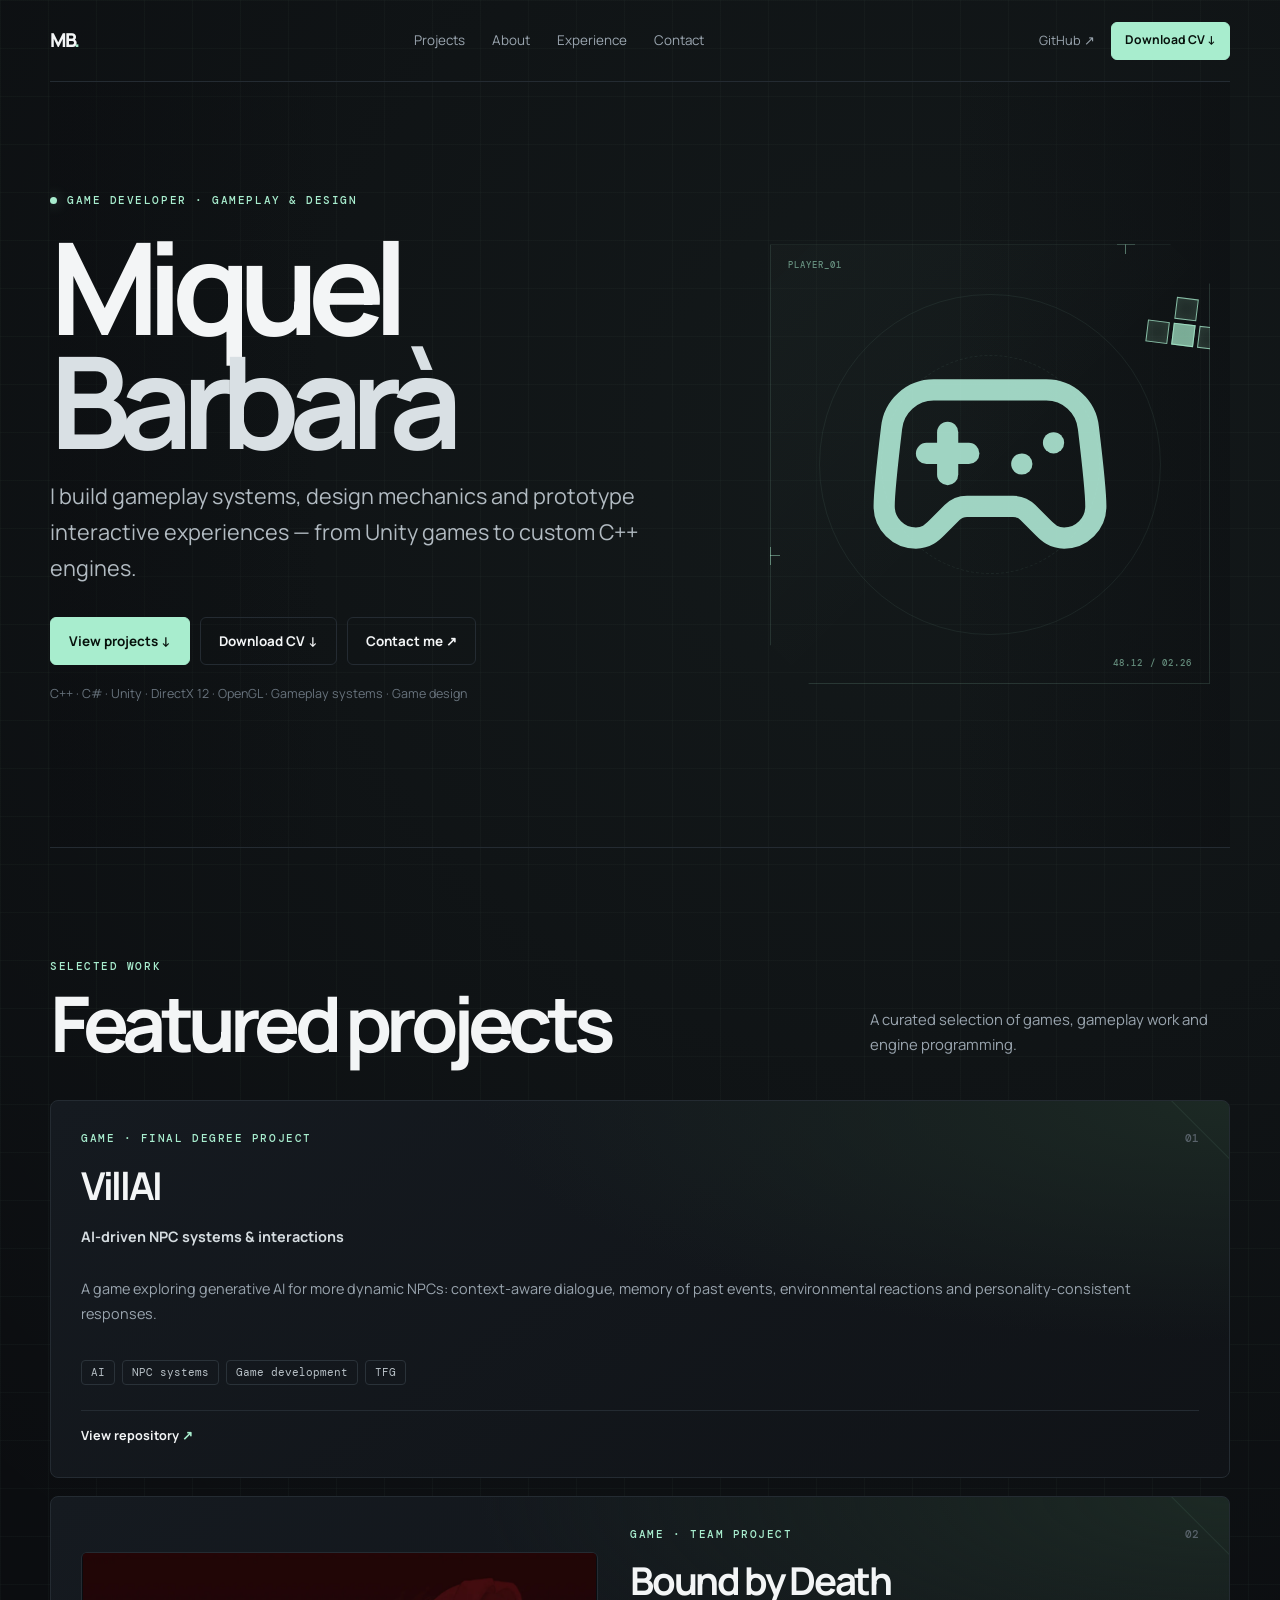
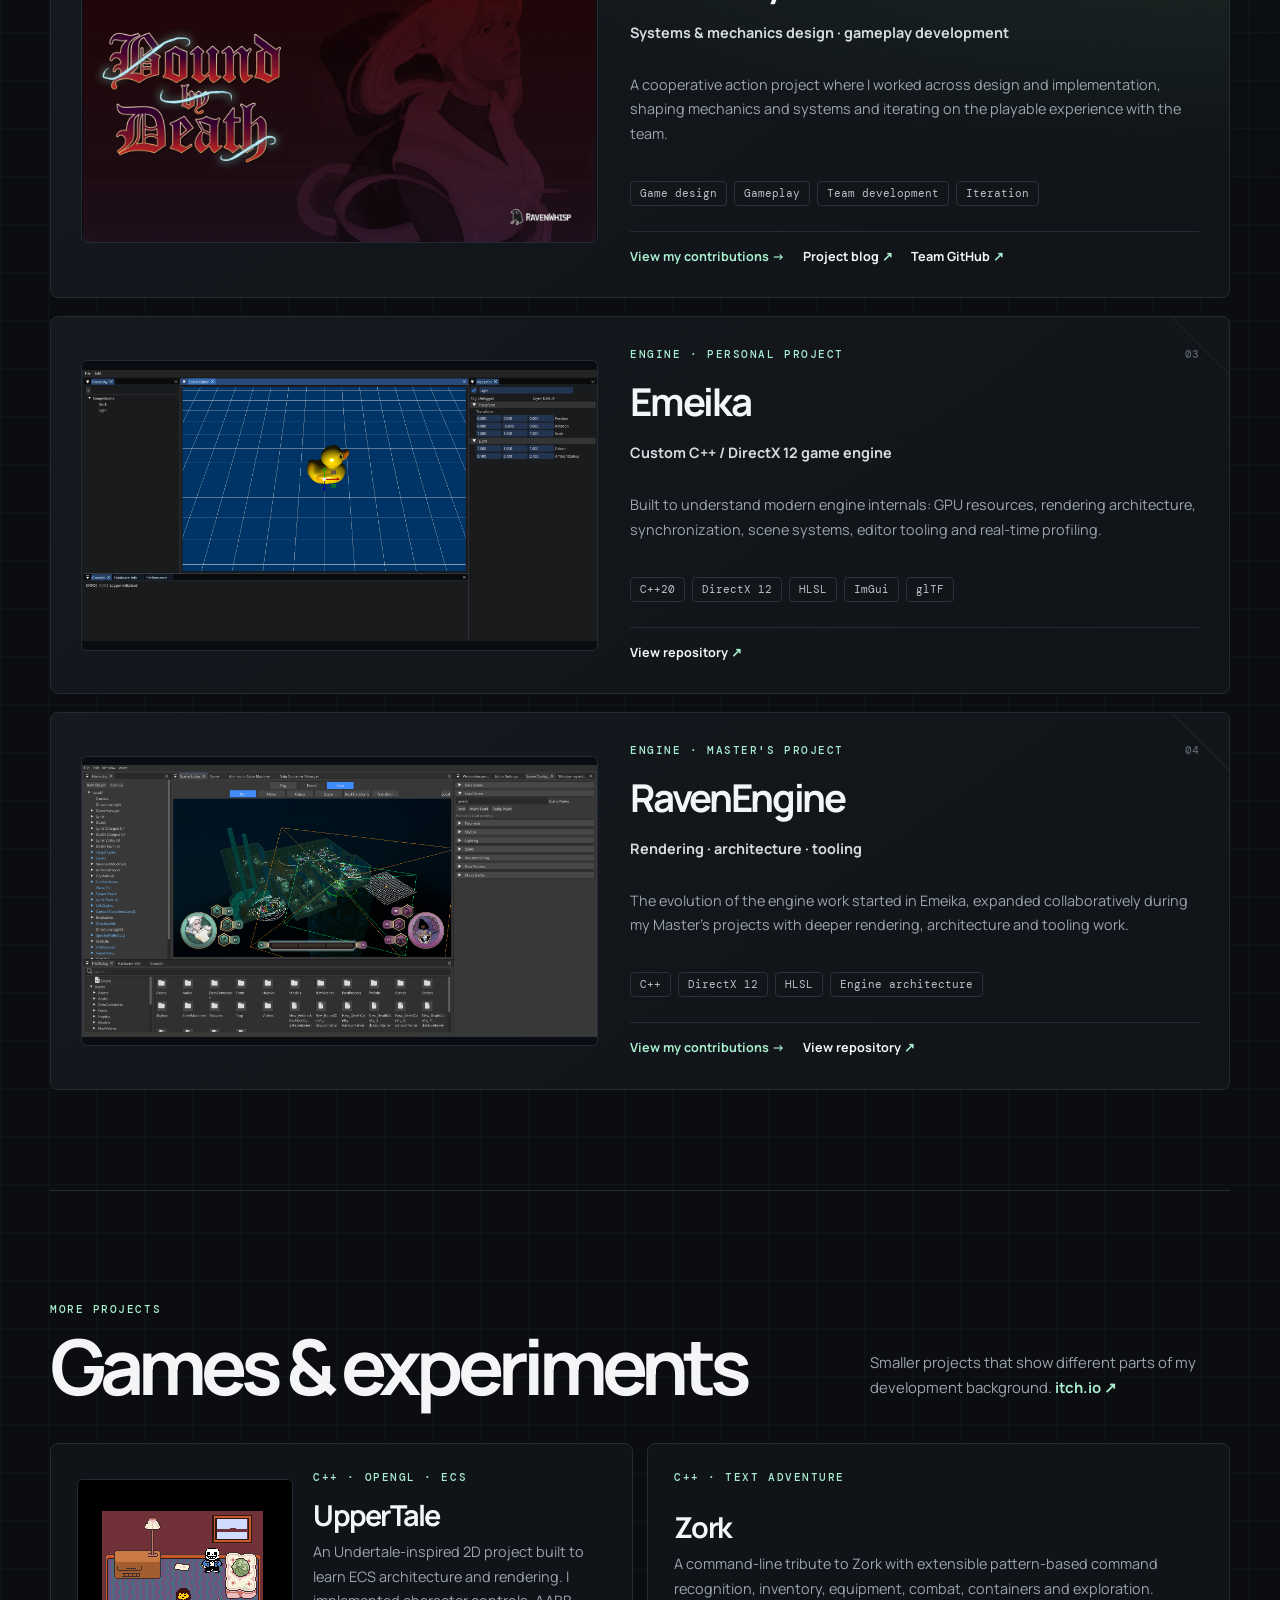
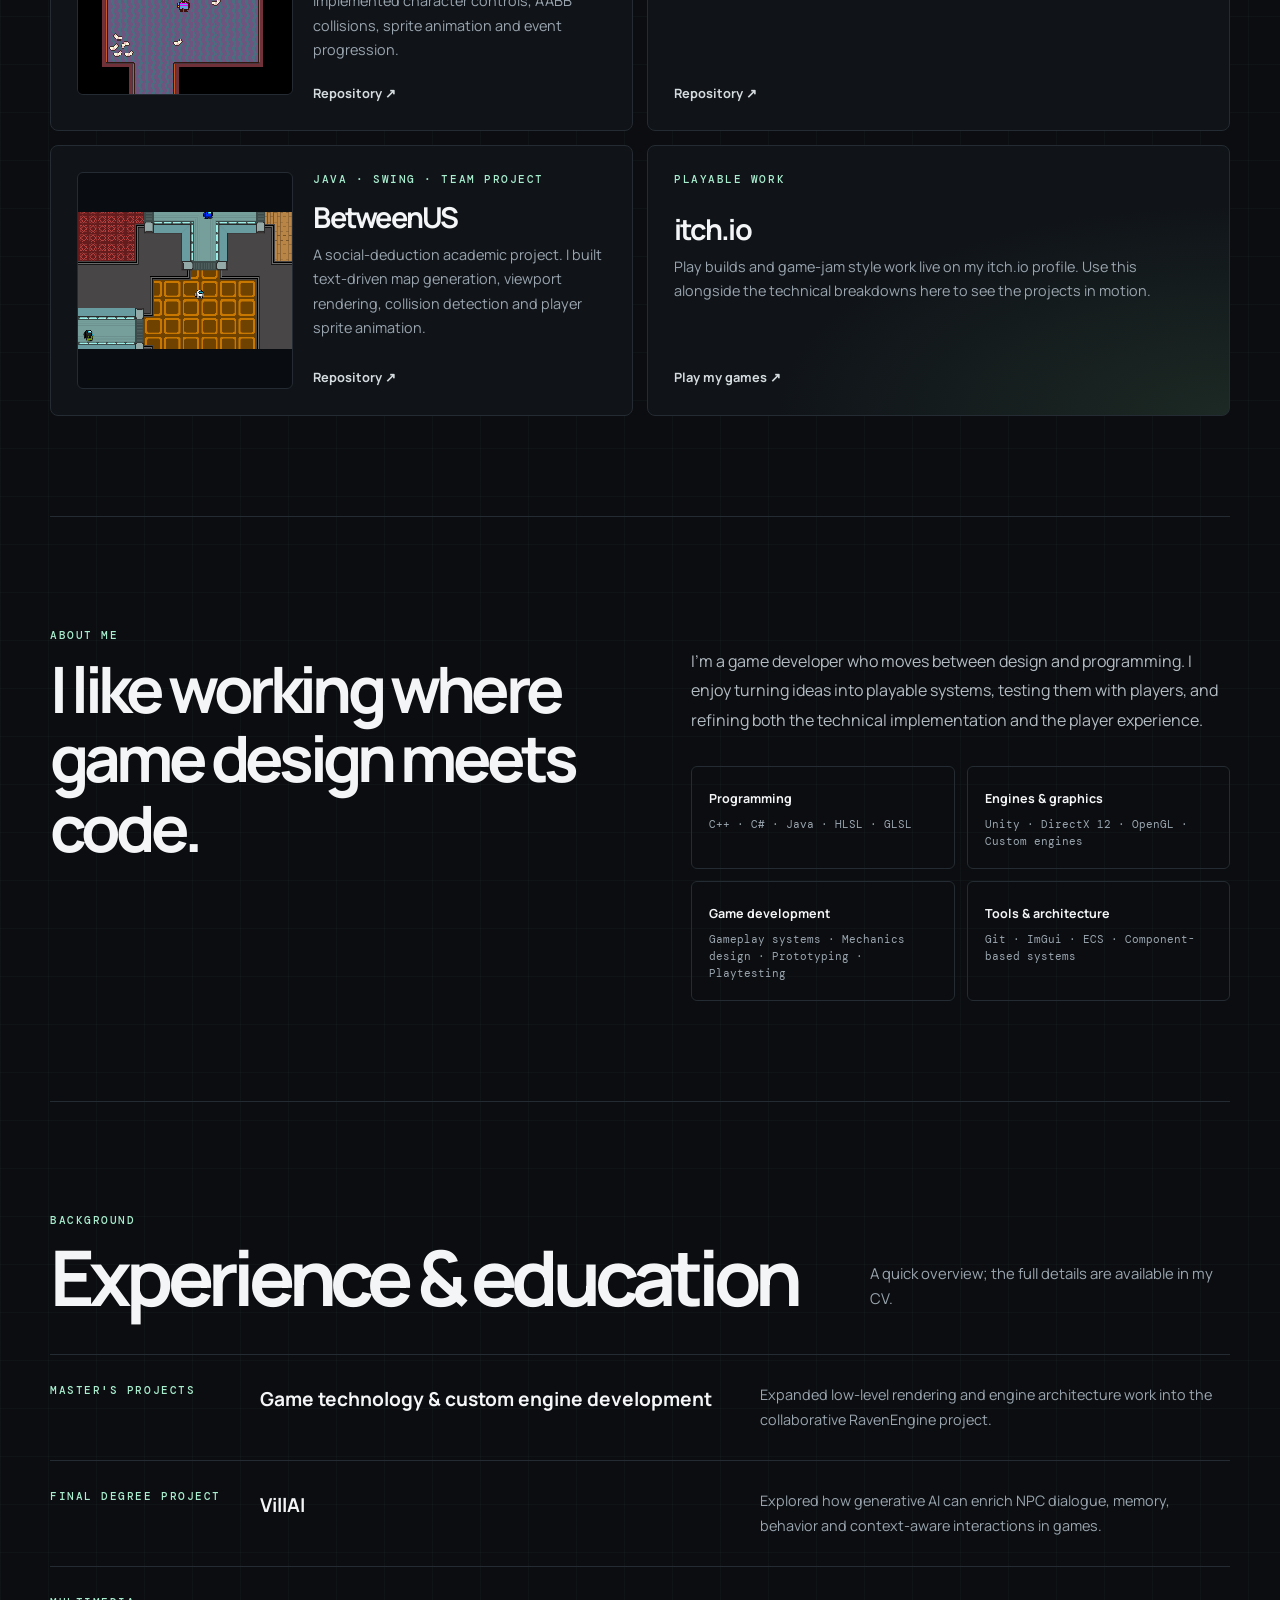
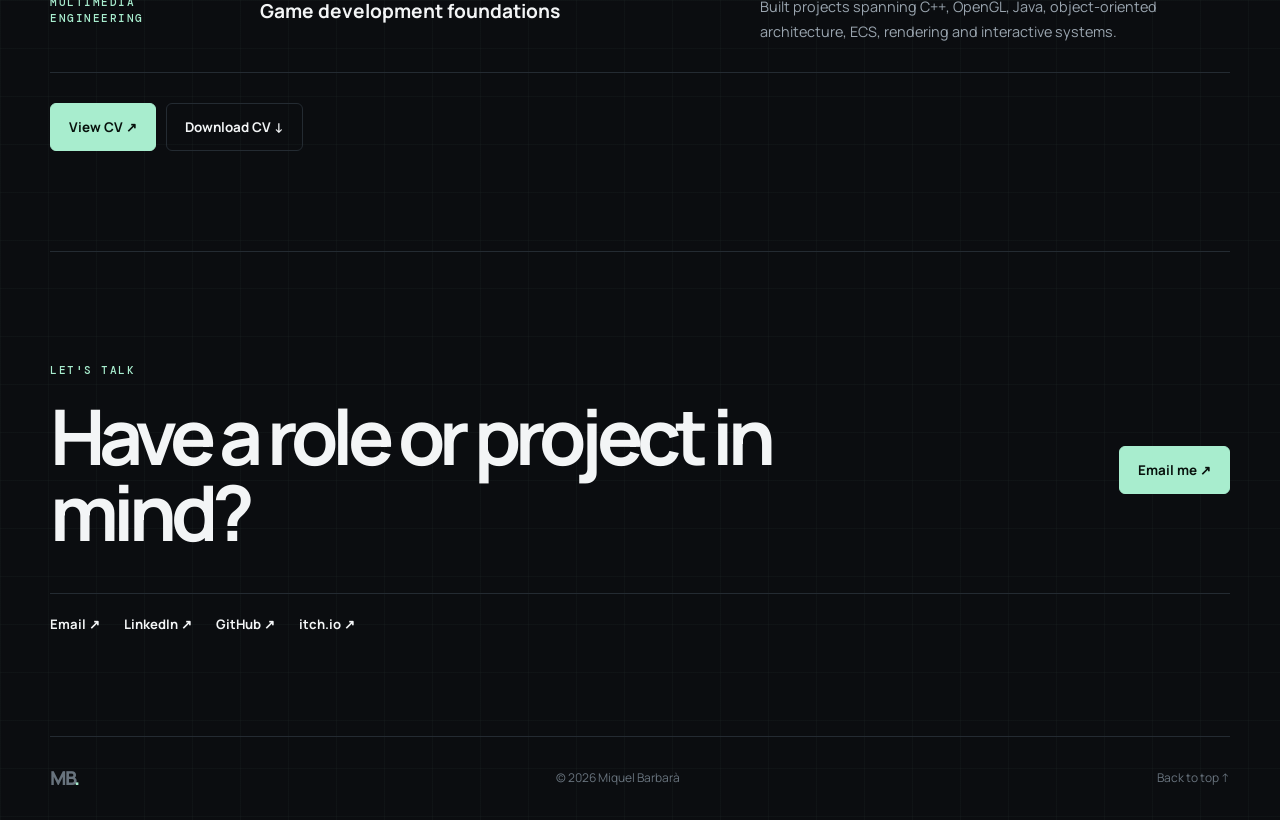
<file: index.html>
<!doctype html>
<html lang="en">
<head>
  <meta charset="utf-8">
  <meta name="viewport" content="width=device-width, initial-scale=1">
  <meta name="theme-color" content="#0b0d10">
  <meta name="description" content="Miquel Barbarà — game developer focused on gameplay programming, game design, C++, C#, Unity and real-time systems.">
  <title>Miquel Barbarà | Game Developer</title>
  <link rel="stylesheet" href="style.css">
  <script src="script.js" defer></script>
</head>
<body>
<a class="skip-link" href="#main">Skip to content</a>
<header class="site-header">
  <a href="#top" class="logo" aria-label="Miquel Barbarà home">MB<span>.</span></a>
  <nav aria-label="Main navigation">
    <a href="#projects">Projects</a><a href="#about">About</a><a href="#experience">Experience</a><a href="#contact">Contact</a>
  </nav>
  <div class="header-actions">
    <a class="header-link" href="https://github.com/MiquelBarbara" target="_blank" rel="noopener noreferrer">GitHub ↗</a>
    <a class="btn cv-small" href="assets/Miquel_Barbara_Game_Designer_CV.pdf" download>Download CV ↓</a>
  </div>
</header>

<main id="main">
<section class="hero" id="top">
  <div class="hero-copy">
    <p class="eyebrow"><span class="status-dot"></span> GAME DEVELOPER · GAMEPLAY & DESIGN</p>
    <h1>Miquel<br><span>Barbarà</span></h1>
    <p class="hero-lead">I build gameplay systems, design mechanics and prototype interactive experiences — from Unity games to custom C++ engines.</p>
    <div class="hero-actions">
      <a class="btn primary" href="#projects">View projects ↓</a>
      <a class="btn secondary" href="assets/Miquel_Barbara_Game_Designer_CV.pdf" download>Download CV ↓</a>
      <a class="btn ghost" href="mailto:miquel.barbara.garrido@gmail.com">Contact me ↗</a>
    </div>
    <p class="hero-note">C++ · C# · Unity · DirectX 12 · OpenGL · Gameplay systems · Game design</p>
  </div>
  <div class="hero-art" aria-hidden="true">
    <div class="hero-visual-frame">
      <span class="frame-label">PLAYER_01</span>
      <span class="frame-coord">48.12 / 02.26</span>
      <img class="gamepad-art" src="assets/gamepad-2.svg" alt="">
      <div class="tetris-cluster">
        <i></i><i></i><i></i><i></i>
      </div>
      <span class="crosshair crosshair-a"></span>
      <span class="crosshair crosshair-b"></span>
    </div>
  </div>
</section>

<section class="work-section" id="projects">
  <div class="section-heading">
    <div><p class="eyebrow">SELECTED WORK</p><h2>Featured projects</h2></div>
    <p class="section-intro">A curated selection of games, gameplay work and engine programming.</p>
  </div>

  <div class="featured-grid">
    <article class="project-card project-featured">

      <div class="project-copy">
      <div class="project-topline"><span class="project-type">GAME · FINAL DEGREE PROJECT</span><span class="project-number">01</span></div>
      <h3>VillAI</h3>
      <p class="project-role">AI-driven NPC systems & interactions</p>
      <p>A game exploring generative AI for more dynamic NPCs: context-aware dialogue, memory of past events, environmental reactions and personality-consistent responses.</p>
      <div class="tags"><span>AI</span><span>NPC systems</span><span>Game development</span><span>TFG</span></div>
      <div class="project-actions"><a class="project-link" href="https://github.com/MiquelBarbara/VillAI" target="_blank" rel="noopener noreferrer">View repository <span>↗</span></a></div>
      </div>
    </article>

    <article id="bound-by-death" class="project-card project-featured project-with-cover">
      <a class="project-cover" href="https://ravenwhisp.github.io/Ravenwhisp/" target="_blank" rel="noopener noreferrer" aria-label="Visit the Bound by Death project website">
        <img src="assets/game-title-screen.png" alt="Bound by Death title artwork with its two protagonists, Lyriel and Death." width="1280" height="720" loading="lazy" decoding="async">
      </a>
      <div class="project-copy">
      <div class="project-topline"><span class="project-type">GAME · TEAM PROJECT</span><span class="project-number">02</span></div>
      <h3>Bound by Death</h3>
      <p class="project-role">Systems & mechanics design · gameplay development</p>
      <p>A cooperative action project where I worked across design and implementation, shaping mechanics and systems and iterating on the playable experience with the team.</p>
      <div class="tags"><span>Game design</span><span>Gameplay</span><span>Team development</span><span>Iteration</span></div>
      <div class="project-actions"><a class="project-link contribution-link" href="bound-by-death.html">View my contributions <span>→</span></a><a class="project-link" href="https://ravenwhisp.github.io/Ravenwhisp/" target="_blank" rel="noopener noreferrer">Project blog <span>↗</span></a><a class="project-link" href="https://github.com/Ravenwhisp" target="_blank" rel="noopener noreferrer">Team GitHub <span>↗</span></a></div>
      </div>
    </article>

    <article class="project-card project-with-cover">
      <a class="project-cover project-cover-editor" href="assets/Emeika.png" target="_blank" rel="noopener noreferrer" aria-label="Open the full Emeika editor screenshot">
        <img src="assets/Emeika.png" alt="Emeika DirectX 12 editor rendering a gold duck, with scene hierarchy, transform tools and inspector." width="1912" height="1007" loading="lazy" decoding="async">
      </a>
      <div class="project-copy">
      <div class="project-topline"><span class="project-type">ENGINE · PERSONAL PROJECT</span><span class="project-number">03</span></div>
      <h3>Emeika</h3>
      <p class="project-role">Custom C++ / DirectX 12 game engine</p>
      <p>Built to understand modern engine internals: GPU resources, rendering architecture, synchronization, scene systems, editor tooling and real-time profiling.</p>
      <div class="tags"><span>C++20</span><span>DirectX 12</span><span>HLSL</span><span>ImGui</span><span>glTF</span></div>
      <div class="project-actions"><a class="project-link" href="https://github.com/MiquelBarbara/Emeika" target="_blank" rel="noopener noreferrer">View repository <span>↗</span></a></div>
      </div>
    </article>

    <article id="ravenengine" class="project-card project-with-cover">
      <a class="project-cover project-cover-editor" href="assets/RavEngine.png" target="_blank" rel="noopener noreferrer" aria-label="Open the full RavenEngine editor screenshot">
        <img src="assets/RavEngine.png" alt="RavenEngine editor showing a Bound by Death level, scene hierarchy, lighting settings and asset browser." width="1915" height="1008" loading="lazy" decoding="async">
      </a>
      <div class="project-copy">
      <div class="project-topline"><span class="project-type">ENGINE · MASTER'S PROJECT</span><span class="project-number">04</span></div>
      <h3>RavenEngine</h3>
      <p class="project-role">Rendering · architecture · tooling</p>
      <p>The evolution of the engine work started in Emeika, expanded collaboratively during my Master's projects with deeper rendering, architecture and tooling work.</p>
      <div class="tags"><span>C++</span><span>DirectX 12</span><span>HLSL</span><span>Engine architecture</span></div>
      <div class="project-actions"><a class="project-link contribution-link" href="ravenengine.html">View my contributions <span>→</span></a><a class="project-link" href="https://github.com/Ravenwhisp/Engine_Master_UPC" target="_blank" rel="noopener noreferrer">View repository <span>↗</span></a></div>
      </div>
    </article>
  </div>
</section>

<section class="work-section" id="more-work">
  <div class="section-heading">
    <div><p class="eyebrow">MORE PROJECTS</p><h2>Games & experiments</h2></div>
    <p class="section-intro">Smaller projects that show different parts of my development background. <a class="text-link" href="https://miquelbarbara.itch.io" target="_blank" rel="noopener noreferrer">itch.io ↗</a></p>
  </div>
  <div class="compact-grid">
    <article class="compact-card project-with-cover"><a class="project-cover project-cover-pixel" href="assets/UpperTale.png" target="_blank" rel="noopener noreferrer" aria-label="Open the full UpperTale screenshot"><img src="assets/UpperTale.png" alt="UpperTale pixel-art room with the player character and Sans." width="792" height="792" loading="lazy" decoding="async"></a><div class="project-copy"><span class="project-type">C++ · OPENGL · ECS</span><h3>UpperTale</h3><p>An Undertale-inspired 2D project built to learn ECS architecture and rendering. I implemented character controls, AABB collisions, sprite animation and event progression.</p><a href="https://github.com/MiquelBarbara/UpperTale" target="_blank" rel="noopener noreferrer">Repository ↗</a></div></article>
    <article class="compact-card"><span class="project-type">C++ · TEXT ADVENTURE</span><h3>Zork</h3><p>A command-line tribute to Zork with extensible pattern-based command recognition, inventory, equipment, combat, containers and exploration.</p><a href="https://github.com/MiquelBarbara/Zork" target="_blank" rel="noopener noreferrer">Repository ↗</a></article>
    <article class="compact-card project-with-cover"><a class="project-cover project-cover-pixel" href="assets/BetweenUs.png" target="_blank" rel="noopener noreferrer" aria-label="Open the full BetweenUS screenshot"><img src="assets/BetweenUs.png" alt="BetweenUS gameplay showing crewmates in a top-down spaceship map." width="603" height="387" loading="lazy" decoding="async"></a><div class="project-copy"><span class="project-type">JAVA · SWING · TEAM PROJECT</span><h3>BetweenUS</h3><p>A social-deduction academic project. I built text-driven map generation, viewport rendering, collision detection and player sprite animation.</p><a href="https://github.com/MiquelBarbara/BetweenUS" target="_blank" rel="noopener noreferrer">Repository ↗</a></div></article>
    <article class="compact-card itch-card"><span class="project-type">PLAYABLE WORK</span><h3>itch.io</h3><p>Play builds and game-jam style work live on my itch.io profile. Use this alongside the technical breakdowns here to see the projects in motion.</p><a href="https://miquelbarbara.itch.io" target="_blank" rel="noopener noreferrer">Play my games ↗</a></article>
  </div>
</section>

<section class="about-section" id="about">
  <div class="about-heading"><p class="eyebrow">ABOUT ME</p><h2>I like working where game design meets code.</h2></div>
  <div class="about-copy">
    <p>I’m a game developer who moves between design and programming. I enjoy turning ideas into playable systems, testing them with players, and refining both the technical implementation and the player experience.</p>
    <div class="skill-groups">
      <div><strong>Programming</strong><p>C++ · C# · Java · HLSL · GLSL</p></div>
      <div><strong>Engines & graphics</strong><p>Unity · DirectX 12 · OpenGL · Custom engines</p></div>
      <div><strong>Game development</strong><p>Gameplay systems · Mechanics design · Prototyping · Playtesting</p></div>
      <div><strong>Tools & architecture</strong><p>Git · ImGui · ECS · Component-based systems</p></div>
    </div>
  </div>
</section>

<section class="experience-section" id="experience">
  <div class="section-heading"><div><p class="eyebrow">BACKGROUND</p><h2>Experience & education</h2></div><p class="section-intro">A quick overview; the full details are available in my CV.</p></div>
  <div class="timeline">
    <article><span>MASTER'S PROJECTS</span><h3>Game technology & custom engine development</h3><p>Expanded low-level rendering and engine architecture work into the collaborative RavenEngine project.</p></article>
    <article><span>FINAL DEGREE PROJECT</span><h3>VillAI</h3><p>Explored how generative AI can enrich NPC dialogue, memory, behavior and context-aware interactions in games.</p></article>
    <article><span>MULTIMEDIA ENGINEERING</span><h3>Game development foundations</h3><p>Built projects spanning C++, OpenGL, Java, object-oriented architecture, ECS, rendering and interactive systems.</p></article>
  </div>
  <div class="cv-row"><a class="btn primary" href="assets/Miquel_Barbara_Game_Designer_CV.pdf" target="_blank" rel="noopener noreferrer">View CV ↗</a><a class="btn secondary" href="assets/Miquel_Barbara_Game_Designer_CV.pdf" download>Download CV ↓</a></div>
</section>

<section class="contact-section" id="contact">
  <p class="eyebrow">LET'S TALK</p>
  <div class="contact-row"><h2>Have a role or project in mind?</h2><a class="btn primary contact-button" href="mailto:miquel.barbara.garrido@gmail.com">Email me ↗</a></div>
  <div class="social-links">
    <a href="mailto:miquel.barbara.garrido@gmail.com">Email ↗</a>
    <a href="https://www.linkedin.com/in/miquel-barbara-garrido" target="_blank" rel="noopener noreferrer">LinkedIn ↗</a>
    <a href="https://github.com/MiquelBarbara" target="_blank" rel="noopener noreferrer">GitHub ↗</a>
    <a href="https://miquelbarbara.itch.io" target="_blank" rel="noopener noreferrer">itch.io ↗</a>
  </div>
</section>
</main>

<footer><a href="#top" class="logo">MB<span>.</span></a><p>© <span id="year"></span> Miquel Barbarà</p><a href="#top" class="back-top">Back to top ↑</a></footer>
</body></html>
</file>
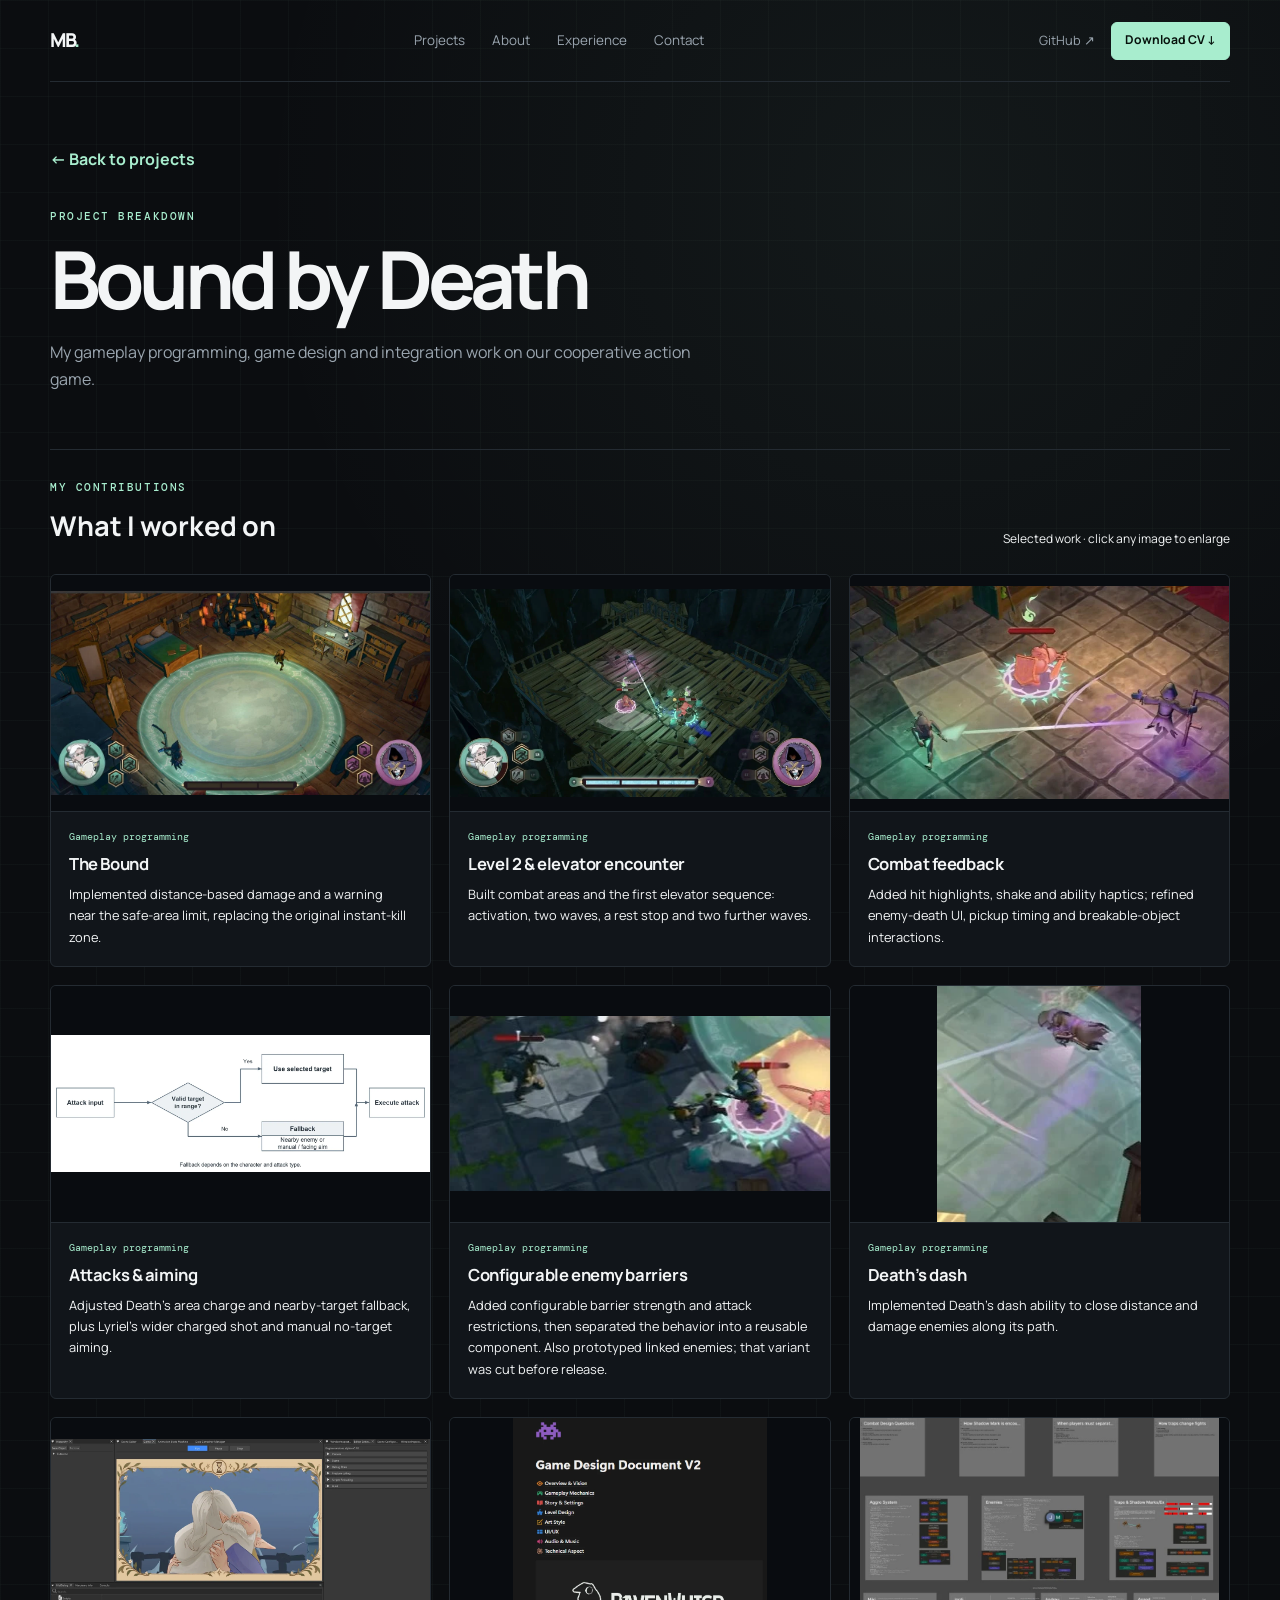
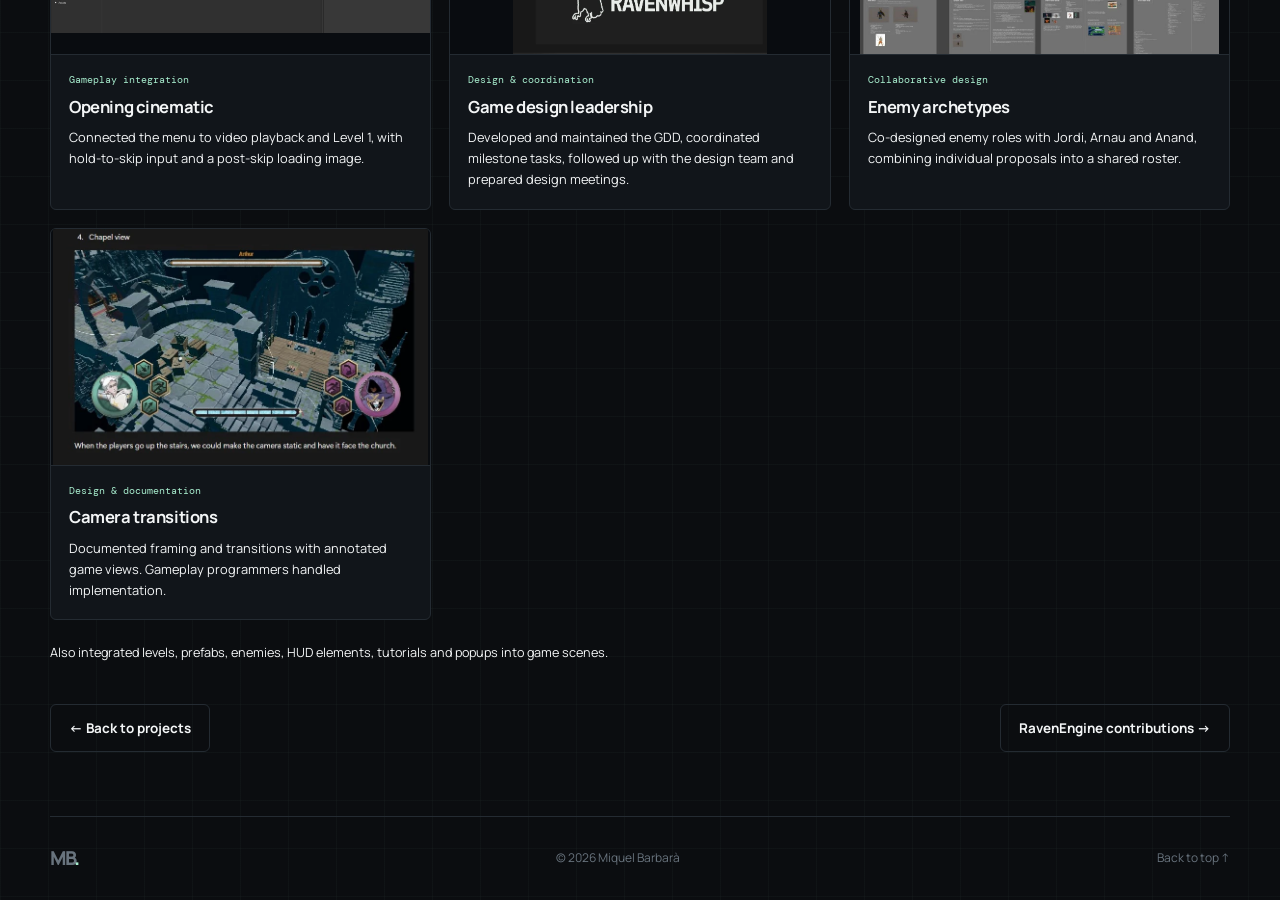
<file: bound-by-death.html>
<!doctype html>
<html lang="en">
<head>
  <meta charset="utf-8">
  <meta name="viewport" content="width=device-width, initial-scale=1">
  <meta name="theme-color" content="#0b0d10">
  <meta name="description" content="Bound by Death — individual contributions by Miquel Barbarà.">
  <title>Bound by Death | Contributions | Miquel Barbarà</title>
  <link rel="stylesheet" href="style.css">
  <script src="script.js" defer></script>
</head>
<body>
<a class="skip-link" href="#main">Skip to content</a>
<header class="site-header">
  <a href="index.html" class="logo" aria-label="Miquel Barbarà home">MB<span>.</span></a>
  <nav aria-label="Main navigation">
    <a href="index.html#projects">Projects</a><a href="index.html#about">About</a><a href="index.html#experience">Experience</a><a href="index.html#contact">Contact</a>
  </nav>
  <div class="header-actions">
    <a class="header-link" href="https://github.com/MiquelBarbara" target="_blank" rel="noopener noreferrer">GitHub ↗</a>
    <a class="btn cv-small" href="assets/Miquel_Barbara_Game_Designer_CV.pdf" download>Download CV ↓</a>
  </div>
</header>
<main id="main" class="contribution-page">
  <div class="contribution-intro" id="top">
    <a class="text-link" href="index.html#bound-by-death">← Back to projects</a>
    <p class="eyebrow">PROJECT BREAKDOWN</p>
    <h1>Bound by Death</h1>
    <p>My gameplay programming, game design and integration work on our cooperative action game.</p>
  </div>
  <section class="contributions" id="bound-by-death-contributions" aria-labelledby="bound-by-death-contributions-title">
        <div class="contributions-heading"><div><p class="eyebrow">MY CONTRIBUTIONS</p><h2 id="bound-by-death-contributions-title">What I worked on</h2></div><p>Selected work · click any image to enlarge</p></div>
        <div class="feature-grid"><article class="feature-card">
          <a class="feature-image" href="assets/features/bound.webp" target="_blank" rel="noopener noreferrer" aria-label="Enlarge: The Bound"><img src="assets/features/bound.webp" alt="The Bound — visual from my project report" width="1002" height="540" loading="lazy" decoding="async"></a>
          <div class="feature-copy"><p class="feature-role">Gameplay programming</p><h3>The Bound</h3><p>Implemented distance-based damage and a warning near the safe-area limit, replacing the original instant-kill zone.</p></div>
        </article><article class="feature-card">
          <a class="feature-image" href="assets/features/elevator.webp" target="_blank" rel="noopener noreferrer" aria-label="Enlarge: Level 2 &amp; elevator encounter"><img src="assets/features/elevator.webp" alt="Level 2 &amp; elevator encounter — visual from my project report" width="1333" height="730" loading="lazy" decoding="async"></a>
          <div class="feature-copy"><p class="feature-role">Gameplay programming</p><h3>Level 2 &amp; elevator encounter</h3><p>Built combat areas and the first elevator sequence: activation, two waves, a rest stop and two further waves.</p></div>
        </article><article class="feature-card">
          <a class="feature-image" href="assets/features/combat-feedback.webp" target="_blank" rel="noopener noreferrer" aria-label="Enlarge: Combat feedback"><img src="assets/features/combat-feedback.webp" alt="Combat feedback — visual from my project report" width="650" height="365" loading="lazy" decoding="async"></a>
          <div class="feature-copy"><p class="feature-role">Gameplay programming</p><h3>Combat feedback</h3><p>Added hit highlights, shake and ability haptics; refined enemy-death UI, pickup timing and breakable-object interactions.</p></div>
        </article><article class="feature-card">
          <a class="feature-image" href="assets/features/aiming.webp" target="_blank" rel="noopener noreferrer" aria-label="Enlarge: Attacks &amp; aiming"><img src="assets/features/aiming.webp" alt="Attacks &amp; aiming — visual from my project report" width="1400" height="506" loading="lazy" decoding="async"></a>
          <div class="feature-copy"><p class="feature-role">Gameplay programming</p><h3>Attacks &amp; aiming</h3><p>Adjusted Death’s area charge and nearby-target fallback, plus Lyriel’s wider charged shot and manual no-target aiming.</p></div>
        </article><article class="feature-card">
          <a class="feature-image" href="assets/features/barriers.webp" target="_blank" rel="noopener noreferrer" aria-label="Enlarge: Configurable enemy barriers"><img src="assets/features/barriers.webp" alt="Configurable enemy barriers — visual from my project report" width="384" height="177" loading="lazy" decoding="async"></a>
          <div class="feature-copy"><p class="feature-role">Gameplay programming</p><h3>Configurable enemy barriers</h3><p>Added configurable barrier strength and attack restrictions, then separated the behavior into a reusable component. Also prototyped linked enemies; that variant was cut before release.</p></div>
        </article><article class="feature-card">
          <a class="feature-image" href="assets/features/death-dash.webp" target="_blank" rel="noopener noreferrer" aria-label="Enlarge: Death’s dash"><img src="assets/features/death-dash.webp" alt="Death’s dash — visual from my project report" width="243" height="281" loading="lazy" decoding="async"></a>
          <div class="feature-copy"><p class="feature-role">Gameplay programming</p><h3>Death’s dash</h3><p>Implemented Death’s dash ability to close distance and damage enemies along its path.</p></div>
        </article><article class="feature-card">
          <a class="feature-image" href="assets/features/cutscene.webp" target="_blank" rel="noopener noreferrer" aria-label="Enlarge: Opening cinematic"><img src="assets/features/cutscene.webp" alt="Opening cinematic — visual from my project report" width="1400" height="717" loading="lazy" decoding="async"></a>
          <div class="feature-copy"><p class="feature-role">Gameplay integration</p><h3>Opening cinematic</h3><p>Connected the menu to video playback and Level 1, with hold-to-skip input and a post-skip loading image.</p></div>
        </article><article class="feature-card">
          <a class="feature-image" href="assets/features/design-leadership.webp" target="_blank" rel="noopener noreferrer" aria-label="Enlarge: Game design leadership"><img src="assets/features/design-leadership.webp" alt="Game design leadership — visual from my project report" width="787" height="732" loading="lazy" decoding="async"></a>
          <div class="feature-copy"><p class="feature-role">Design &amp; coordination</p><h3>Game design leadership</h3><p>Developed and maintained the GDD, coordinated milestone tasks, followed up with the design team and prepared design meetings.</p></div>
        </article><article class="feature-card">
          <a class="feature-image" href="assets/features/enemy-design.webp" target="_blank" rel="noopener noreferrer" aria-label="Enlarge: Enemy archetypes"><img src="assets/features/enemy-design.webp" alt="Enemy archetypes — visual from my project report" width="978" height="644" loading="lazy" decoding="async"></a>
          <div class="feature-copy"><p class="feature-role">Collaborative design</p><h3>Enemy archetypes</h3><p>Co-designed enemy roles with Jordi, Arnau and Anand, combining individual proposals into a shared roster.</p></div>
        </article><article class="feature-card">
          <a class="feature-image" href="assets/features/camera-design.webp" target="_blank" rel="noopener noreferrer" aria-label="Enlarge: Camera transitions"><img src="assets/features/camera-design.webp" alt="Camera transitions — visual from my project report" width="777" height="489" loading="lazy" decoding="async"></a>
          <div class="feature-copy"><p class="feature-role">Design &amp; documentation</p><h3>Camera transitions</h3><p>Documented framing and transitions with annotated game views. Gameplay programmers handled implementation.</p></div>
        </article></div>
        <p class="contributions-note">Also integrated levels, prefabs, enemies, HUD elements, tutorials and popups into game scenes.</p>
      </section>
  <div class="contribution-navigation"><a class="btn secondary" href="index.html#bound-by-death">← Back to projects</a><a class="btn secondary" href="ravenengine.html">RavenEngine contributions →</a></div>
</main>
<footer><a href="index.html" class="logo">MB<span>.</span></a><p>© <span id="year"></span> Miquel Barbarà</p><a href="#top" class="back-top">Back to top ↑</a></footer>
</body>
</html>
</file>
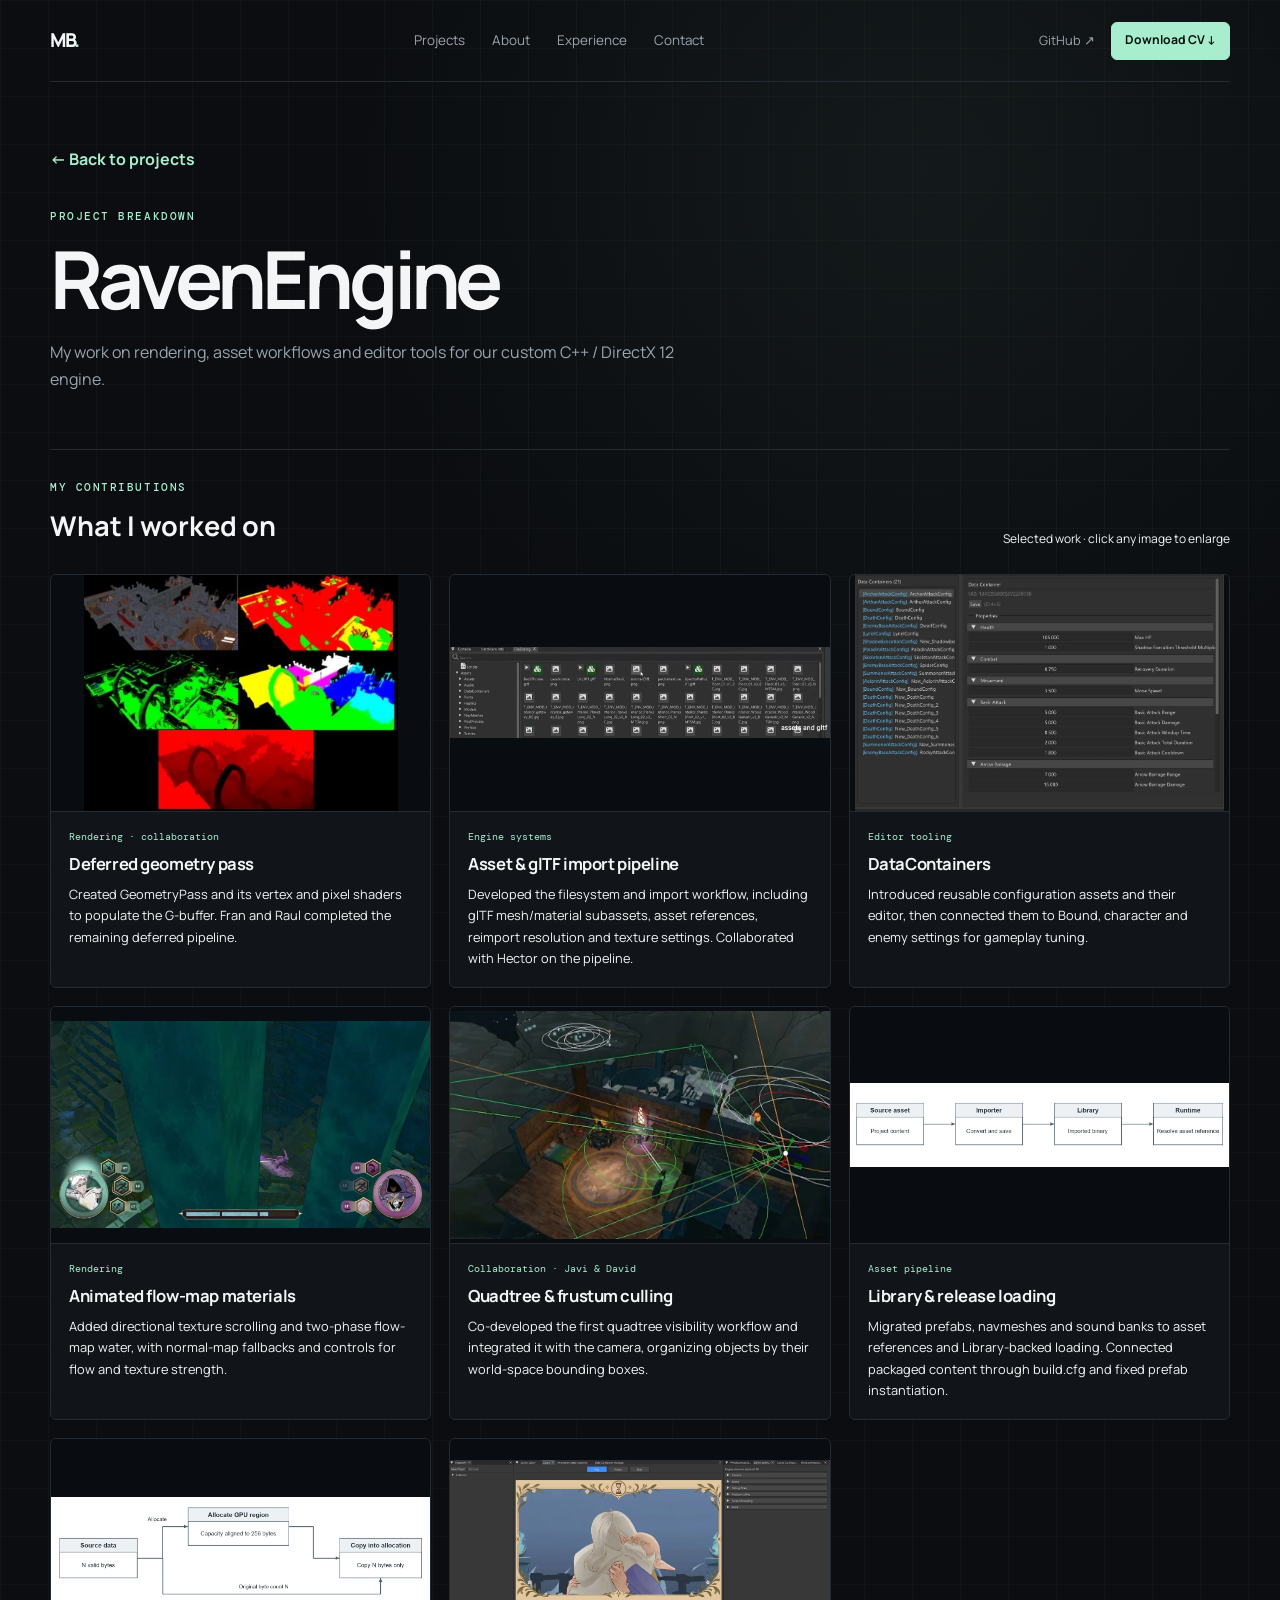
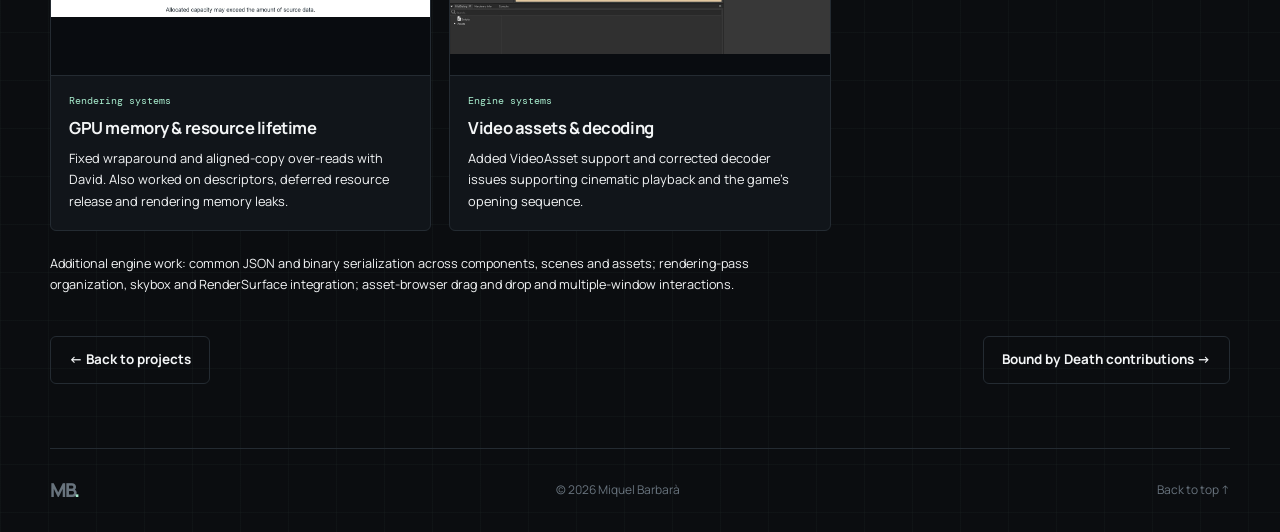
<file: ravenengine.html>
<!doctype html>
<html lang="en">
<head>
  <meta charset="utf-8">
  <meta name="viewport" content="width=device-width, initial-scale=1">
  <meta name="theme-color" content="#0b0d10">
  <meta name="description" content="RavenEngine — individual contributions by Miquel Barbarà.">
  <title>RavenEngine | Contributions | Miquel Barbarà</title>
  <link rel="stylesheet" href="style.css">
  <script src="script.js" defer></script>
</head>
<body>
<a class="skip-link" href="#main">Skip to content</a>
<header class="site-header">
  <a href="index.html" class="logo" aria-label="Miquel Barbarà home">MB<span>.</span></a>
  <nav aria-label="Main navigation">
    <a href="index.html#projects">Projects</a><a href="index.html#about">About</a><a href="index.html#experience">Experience</a><a href="index.html#contact">Contact</a>
  </nav>
  <div class="header-actions">
    <a class="header-link" href="https://github.com/MiquelBarbara" target="_blank" rel="noopener noreferrer">GitHub ↗</a>
    <a class="btn cv-small" href="assets/Miquel_Barbara_Game_Designer_CV.pdf" download>Download CV ↓</a>
  </div>
</header>
<main id="main" class="contribution-page">
  <div class="contribution-intro" id="top">
    <a class="text-link" href="index.html#ravenengine">← Back to projects</a>
    <p class="eyebrow">PROJECT BREAKDOWN</p>
    <h1>RavenEngine</h1>
    <p>My work on rendering, asset workflows and editor tools for our custom C++ / DirectX 12 engine.</p>
  </div>
  <section class="contributions" id="ravenengine-contributions" aria-labelledby="ravenengine-contributions-title">
        <div class="contributions-heading"><div><p class="eyebrow">MY CONTRIBUTIONS</p><h2 id="ravenengine-contributions-title">What I worked on</h2></div><p>Selected work · click any image to enlarge</p></div>
        <div class="feature-grid"><article class="feature-card">
          <a class="feature-image" href="assets/features/deferred-shading.webp" target="_blank" rel="noopener noreferrer" aria-label="Enlarge: Deferred geometry pass"><img src="assets/features/deferred-shading.webp" alt="Deferred geometry pass — visual from my project report" width="434" height="326" loading="lazy" decoding="async"></a>
          <div class="feature-copy"><p class="feature-role">Rendering · collaboration</p><h3>Deferred geometry pass</h3><p>Created GeometryPass and its vertex and pixel shaders to populate the G-buffer. Fran and Raul completed the remaining deferred pipeline.</p></div>
        </article><article class="feature-card">
          <a class="feature-image" href="assets/features/asset-browser.webp" target="_blank" rel="noopener noreferrer" aria-label="Enlarge: Asset &amp; glTF import pipeline"><img src="assets/features/asset-browser.webp" alt="Asset &amp; glTF import pipeline — visual from my project report" width="1303" height="312" loading="lazy" decoding="async"></a>
          <div class="feature-copy"><p class="feature-role">Engine systems</p><h3>Asset &amp; glTF import pipeline</h3><p>Developed the filesystem and import workflow, including glTF mesh/material subassets, asset references, reimport resolution and texture settings. Collaborated with Hector on the pipeline.</p></div>
        </article><article class="feature-card">
          <a class="feature-image" href="assets/features/data-containers.webp" target="_blank" rel="noopener noreferrer" aria-label="Enlarge: DataContainers"><img src="assets/features/data-containers.webp" alt="DataContainers — visual from my project report" width="1025" height="655" loading="lazy" decoding="async"></a>
          <div class="feature-copy"><p class="feature-role">Editor tooling</p><h3>DataContainers</h3><p>Introduced reusable configuration assets and their editor, then connected them to Bound, character and enemy settings for gameplay tuning.</p></div>
        </article><article class="feature-card">
          <a class="feature-image" href="assets/features/flow-map.webp" target="_blank" rel="noopener noreferrer" aria-label="Enlarge: Animated flow-map materials"><img src="assets/features/flow-map.webp" alt="Animated flow-map materials — visual from my project report" width="1328" height="725" loading="lazy" decoding="async"></a>
          <div class="feature-copy"><p class="feature-role">Rendering</p><h3>Animated flow-map materials</h3><p>Added directional texture scrolling and two-phase flow-map water, with normal-map fallbacks and controls for flow and texture strength.</p></div>
        </article><article class="feature-card">
          <a class="feature-image" href="assets/features/culling.webp" target="_blank" rel="noopener noreferrer" aria-label="Enlarge: Quadtree &amp; frustum culling"><img src="assets/features/culling.webp" alt="Quadtree &amp; frustum culling — visual from my project report" width="1025" height="617" loading="lazy" decoding="async"></a>
          <div class="feature-copy"><p class="feature-role">Collaboration · Javi &amp; David</p><h3>Quadtree &amp; frustum culling</h3><p>Co-developed the first quadtree visibility workflow and integrated it with the camera, organizing objects by their world-space bounding boxes.</p></div>
        </article><article class="feature-card">
          <a class="feature-image" href="assets/features/library-loading.webp" target="_blank" rel="noopener noreferrer" aria-label="Enlarge: Library &amp; release loading"><img src="assets/features/library-loading.webp" alt="Library &amp; release loading — visual from my project report" width="1400" height="311" loading="lazy" decoding="async"></a>
          <div class="feature-copy"><p class="feature-role">Asset pipeline</p><h3>Library &amp; release loading</h3><p>Migrated prefabs, navmeshes and sound banks to asset references and Library-backed loading. Connected packaged content through build.cfg and fixed prefab instantiation.</p></div>
        </article><article class="feature-card">
          <a class="feature-image" href="assets/features/ring-buffer.webp" target="_blank" rel="noopener noreferrer" aria-label="Enlarge: GPU memory &amp; resource lifetime"><img src="assets/features/ring-buffer.webp" alt="GPU memory &amp; resource lifetime — visual from my project report" width="1400" height="443" loading="lazy" decoding="async"></a>
          <div class="feature-copy"><p class="feature-role">Rendering systems</p><h3>GPU memory &amp; resource lifetime</h3><p>Fixed wraparound and aligned-copy over-reads with David. Also worked on descriptors, deferred resource release and rendering memory leaks.</p></div>
        </article><article class="feature-card">
          <a class="feature-image" href="assets/features/cutscene.webp" target="_blank" rel="noopener noreferrer" aria-label="Enlarge: Video assets &amp; decoding"><img src="assets/features/cutscene.webp" alt="Video assets &amp; decoding — visual from my project report" width="1400" height="717" loading="lazy" decoding="async"></a>
          <div class="feature-copy"><p class="feature-role">Engine systems</p><h3>Video assets &amp; decoding</h3><p>Added VideoAsset support and corrected decoder issues supporting cinematic playback and the game’s opening sequence.</p></div>
        </article></div>
        <p class="contributions-note">Additional engine work: common JSON and binary serialization across components, scenes and assets; rendering-pass organization, skybox and RenderSurface integration; asset-browser drag and drop and multiple-window interactions.</p>
      </section>
  <div class="contribution-navigation"><a class="btn secondary" href="index.html#ravenengine">← Back to projects</a><a class="btn secondary" href="bound-by-death.html">Bound by Death contributions →</a></div>
</main>
<footer><a href="index.html" class="logo">MB<span>.</span></a><p>© <span id="year"></span> Miquel Barbarà</p><a href="#top" class="back-top">Back to top ↑</a></footer>
</body>
</html>
</file>
<file: style.css>
@import url('https://fonts.googleapis.com/css2?family=DM+Mono:wght@400;500&family=Manrope:wght@400;500;600;700;800&display=swap');
:root{color-scheme:dark;--bg:#0b0d10;--surface:#11151a;--surface2:#171c22;--text:#f3f5f6;--muted:#9aa5af;--faint:#68737d;--line:#242b32;--accent:#a8edce;--font:'Manrope',sans-serif;--mono:'DM Mono',monospace}*{box-sizing:border-box}html{scroll-behavior:smooth;scroll-padding-top:100px}body{margin:0;background-color:var(--bg);background-image:linear-gradient(rgba(168,237,206,.028) 1px,transparent 1px),linear-gradient(90deg,rgba(168,237,206,.028) 1px,transparent 1px),radial-gradient(circle at 72% 8%,rgba(168,237,206,.055),transparent 27%);background-size:48px 48px,48px 48px,100% 100%;color:var(--text);font:400 16px/1.7 var(--font);-webkit-font-smoothing:antialiased}a{color:inherit;text-decoration:none}::selection{background:var(--accent);color:var(--bg)}.skip-link{position:fixed;z-index:20;top:10px;left:10px;padding:9px 14px;background:var(--accent);color:#07110c;transform:translateY(-160%)}.skip-link:focus{transform:none}.site-header,main,footer{width:min(calc(100% - 64px),1180px);margin:auto}.site-header{height:82px;display:flex;align-items:center;justify-content:space-between;border-bottom:1px solid var(--line);position:relative;z-index:10}.logo{font-size:1.2rem;font-weight:800;letter-spacing:-.1em}.logo span{color:var(--accent)}nav,.header-actions,.hero-actions,.project-actions,.social-links,.cv-row{display:flex;align-items:center}nav{gap:27px;color:var(--muted);font-size:.84rem}nav a:hover,.header-link:hover,.social-links a:hover,.compact-card a:hover{color:var(--accent)}.header-actions{gap:16px}.header-link{font-size:.8rem;color:var(--muted)}.btn{min-height:48px;display:inline-flex;align-items:center;justify-content:center;gap:15px;padding:0 18px;border:1px solid var(--line);border-radius:6px;font-size:.84rem;font-weight:700;transition:.2s ease}.btn:hover{transform:translateY(-2px)}.btn.primary,.cv-small{background:var(--accent);border-color:var(--accent);color:#07110c}.btn.secondary:hover,.btn.ghost:hover{border-color:var(--accent);color:var(--accent)}.cv-small{min-height:38px;padding:0 13px;font-size:.76rem}.hero{position:relative;min-height:min(760px,calc(100svh - 82px));display:flex;align-items:center;padding:100px 0 130px;overflow:hidden}.hero-copy{position:relative;z-index:2;max-width:720px}.eyebrow,.project-type,.timeline span{font:500 .69rem/1.4 var(--mono);letter-spacing:.14em;color:var(--accent);text-transform:uppercase}.hero .eyebrow{display:flex;align-items:center;gap:10px}.status-dot{width:7px;height:7px;border-radius:50%;background:var(--accent);box-shadow:0 0 14px #a8edce70}.hero h1{margin:22px 0 20px;font-size:clamp(4.8rem,10vw,8.8rem);line-height:.89;letter-spacing:-.09em}.hero h1 span{color:#d9e0e4}.hero-lead{max-width:650px;margin:0;color:#b2bbc2;font-size:clamp(1.08rem,2vw,1.35rem);line-height:1.65}.hero-actions{flex-wrap:wrap;gap:10px;margin-top:32px}.hero-note{color:var(--faint);font-size:.78rem;margin-top:18px}.hero-art{position:absolute;width:min(43vw,500px);aspect-ratio:1;right:-10px;top:50%;transform:translateY(-50%);display:grid;place-items:center;pointer-events:none}.hero-visual-frame{position:relative;width:88%;aspect-ratio:1;border:1px solid rgba(168,237,206,.13);background:linear-gradient(135deg,rgba(168,237,206,.025),transparent 55%);clip-path:polygon(0 0,91% 0,100% 9%,100% 100%,9% 100%,0 91%)}.hero-visual-frame:before,.hero-visual-frame:after{content:"";position:absolute;inset:11%;border:1px solid rgba(168,237,206,.07);border-radius:50%}.hero-visual-frame:after{inset:25%;border-style:dashed;transform:rotate(18deg)}.gamepad-art{position:absolute;width:58%;height:58%;left:21%;top:21%;filter:invert(91%) sepia(17%) saturate(525%) hue-rotate(95deg) brightness(103%) contrast(87%);opacity:.88;z-index:2}.frame-label,.frame-coord{position:absolute;z-index:3;font:500 .55rem var(--mono);letter-spacing:.12em;color:rgba(168,237,206,.55)}.frame-label{top:14px;left:17px}.frame-coord{right:17px;bottom:14px}.tetris-cluster{position:absolute;right:-3%;top:12%;display:grid;grid-template-columns:repeat(3,22px);grid-template-rows:repeat(2,22px);gap:4px;transform:rotate(7deg);z-index:4}.tetris-cluster i{display:block;border:1px solid rgba(168,237,206,.75);background:rgba(168,237,206,.12);box-shadow:inset 0 0 10px rgba(168,237,206,.08)}.tetris-cluster i:nth-child(1){grid-column:2}.tetris-cluster i:nth-child(2){grid-column:1;grid-row:2}.tetris-cluster i:nth-child(3){grid-column:2;grid-row:2;background:rgba(168,237,206,.7)}.tetris-cluster i:nth-child(4){grid-column:3;grid-row:2}.crosshair{position:absolute;width:18px;height:18px;z-index:3}.crosshair:before,.crosshair:after{content:"";position:absolute;background:rgba(168,237,206,.45)}.crosshair:before{width:18px;height:1px;top:8px}.crosshair:after{width:1px;height:18px;left:8px}.crosshair-a{left:-9px;bottom:27%}.crosshair-b{right:17%;top:-9px}.hero:before{content:"";position:absolute;inset:0;pointer-events:none;background:linear-gradient(90deg,var(--bg) 0%,transparent 24%,transparent 76%,var(--bg) 100%);opacity:.42}
.work-section,.about-section,.experience-section,.contact-section{padding:100px 0;border-top:1px solid var(--line)}.section-heading{display:flex;align-items:end;justify-content:space-between;gap:30px;margin-bottom:38px}.section-heading h2,.about-heading h2,.contact-section h2{margin:8px 0 0;font-size:clamp(2.8rem,6vw,5rem);line-height:1;letter-spacing:-.075em}.section-intro{max-width:360px;margin:0 0 5px;color:var(--muted);font-size:.93rem}.text-link{color:var(--accent);font-weight:700}.featured-grid{display:grid;grid-template-columns:repeat(2,minmax(0,1fr));gap:18px}.project-card{position:relative;overflow:hidden;min-height:410px;display:flex;flex-direction:column;padding:30px;background:linear-gradient(145deg,#151a20,#101317);border:1px solid var(--line);border-radius:8px;transition:.2s ease}.project-card:hover,.compact-card:hover{transform:translateY(-3px);border-color:#3b4b44}.project-card:before{content:"";position:absolute;width:80px;height:80px;right:-41px;top:-41px;border:1px solid rgba(168,237,206,.08);transform:rotate(45deg)}.project-featured{background:radial-gradient(ellipse at top right,#1c2924 0,transparent 45%),linear-gradient(145deg,#151a20,#101317)}.project-topline{display:flex;justify-content:space-between}.project-number{color:#59636b;font:500 .7rem var(--mono)}.project-card h3,.compact-card h3{margin:38px 0 4px;font-size:clamp(1.8rem,3vw,2.5rem);line-height:1.1;letter-spacing:-.06em}.project-role{color:#d5dce0!important;font-weight:700;margin-bottom:13px!important}.project-card p,.compact-card p{color:var(--muted);font-size:.9rem}.tags{display:flex;flex-wrap:wrap;gap:7px;margin:20px 0 25px}.tags span{padding:5px 9px;border:1px solid #2a3239;border-radius:4px;color:#b8c1c7;font:400 .66rem var(--mono)}.project-actions{gap:18px;margin-top:auto;border-top:1px solid var(--line);padding-top:14px;flex-wrap:wrap}.project-link{font-size:.79rem;font-weight:700}.project-link span{color:var(--accent)}.compact-grid{display:grid;grid-template-columns:repeat(2,minmax(0,1fr));gap:14px}.compact-card{min-height:270px;padding:26px;border:1px solid var(--line);border-radius:8px;background:#101419;transition:.2s ease;display:flex;flex-direction:column}.compact-card h3{margin-top:26px;font-size:1.8rem}.compact-card p{margin:5px 0 20px}.compact-card a{margin-top:auto;color:#d5dce0;font-weight:700;font-size:.8rem}.itch-card{background:radial-gradient(ellipse at bottom right,#1c2924,transparent 55%),#101419}.about-section{display:grid;grid-template-columns:1fr 1fr;gap:8vw}.about-heading h2{font-size:clamp(2.5rem,5vw,4rem);line-height:1.08}.about-copy>p{color:#b4bdc4;line-height:1.85;margin:30px 0}.skill-groups{display:grid;grid-template-columns:1fr 1fr;gap:12px}.skill-groups div{padding:17px;border:1px solid var(--line);border-radius:6px}.skill-groups strong{font-size:.78rem}.skill-groups p{margin:5px 0 0;color:var(--muted);font:400 .68rem/1.6 var(--mono)}.timeline{border-top:1px solid var(--line)}.timeline article{display:grid;grid-template-columns:180px 1fr 1fr;gap:30px;padding:28px 0;border-bottom:1px solid var(--line);align-items:start}.timeline h3{margin:0;font-size:1.2rem}.timeline p{margin:0;color:var(--muted);font-size:.9rem}.cv-row{gap:10px;margin-top:30px}.contact-row{display:flex;align-items:center;justify-content:space-between;gap:25px}.contact-section h2{max-width:760px}.social-links{gap:24px;margin-top:42px;padding-top:19px;border-top:1px solid var(--line);font-size:.82rem;font-weight:700;flex-wrap:wrap}footer{min-height:84px;display:flex;align-items:center;justify-content:space-between;border-top:1px solid var(--line);color:var(--faint);font-size:.75rem}footer p{margin:0}
a:focus-visible{outline:2px solid var(--accent);outline-offset:4px}
.contributions{grid-column:1/-1;min-width:0;padding-top:30px;border-top:1px solid var(--line)}
.contributions-heading{display:flex;justify-content:space-between;align-items:end;gap:20px;margin-bottom:24px}
.contributions-heading .eyebrow{color:var(--accent);margin:0}
.contributions-heading h2{font-size:1.7rem;margin:8px 0 0}
.contributions-heading>p{font-size:.75rem;margin:0}
.feature-grid{display:grid;grid-template-columns:repeat(3,minmax(0,1fr));gap:18px}
.feature-card{min-width:0;overflow:hidden;border:1px solid var(--line);border-radius:6px;background:var(--surface)}
.feature-image{display:flex;align-items:center;justify-content:center;aspect-ratio:16/10;background:#090c10;border-bottom:1px solid var(--line)}
.feature-image img{display:block;width:100%;height:100%;object-fit:contain}
.feature-image:focus-visible{outline-offset:-4px}
.feature-image:hover{border-color:var(--accent)}
.feature-copy{padding:18px}
.contributions .feature-role{font:400 .62rem/1.5 var(--mono);color:var(--accent);margin:0 0 8px}
.feature-copy h3{font-size:1.04rem;line-height:1.3;letter-spacing:-.025em;margin:0 0 10px}
.contributions .feature-copy>p:last-child{font-size:.8rem;line-height:1.65;margin:0}
.contributions .contributions-note{font-size:.79rem;margin:22px 0 0;max-width:90ch}
@media(max-width:1000px){.feature-grid{grid-template-columns:repeat(2,minmax(0,1fr))}}
@media(max-width:650px){.feature-grid{grid-template-columns:1fr}.contributions-heading{display:block}.contributions-heading>p{margin-top:12px}.contributions{padding-top:24px}}
.featured-grid{grid-template-columns:1fr}
.project-card{min-height:0}
.project-copy{display:flex;flex-direction:column;min-width:0}
.project-with-cover{display:grid;grid-template-columns:minmax(0,1fr) minmax(0,1.1fr);align-items:center;gap:32px}
.project-cover{position:relative;display:block;min-width:0;width:100%;aspect-ratio:16/9;margin:0;overflow:hidden;background:#090c10;border:1px solid var(--line);border-radius:6px;isolation:isolate}
.project-cover img{display:block;width:100%;height:100%;object-fit:contain}
.project-cover-pixel img{image-rendering:pixelated}
.project-copy h3{margin-top:18px}
.project-copy .project-actions{margin-top:0}
.compact-card.project-with-cover{grid-template-columns:minmax(0,.85fr) minmax(0,1.15fr);gap:20px}
.compact-card .project-cover{margin:0;aspect-ratio:1}
.compact-card .project-copy{height:100%}
.compact-card .project-copy h3{margin-top:14px}
.project-cover:focus-visible{outline-offset:-5px}
@media(max-width:1050px){.compact-grid{grid-template-columns:1fr}}
@media(max-width:650px){.project-with-cover,.compact-card.project-with-cover{grid-template-columns:1fr;gap:24px}.compact-card .project-cover{aspect-ratio:16/10}.project-card.project-with-cover{min-height:0}}
@media(max-width:850px){.site-header,main,footer{width:min(calc(100% - 40px),1180px)}nav{display:none}.hero-art{right:-70px;opacity:.27}.timeline article{grid-template-columns:150px 1fr}.timeline p{grid-column:2}}
@media(max-width:650px){.site-header{height:72px}.header-link{display:none}.cv-small{display:inline-flex}.hero{min-height:700px;padding:80px 0 100px}.hero-art{width:70vw;right:0;top:62%;opacity:.16}.hero h1{font-size:clamp(4.1rem,18vw,7rem)}.work-section,.about-section,.experience-section,.contact-section{padding:72px 0}.section-heading{display:block}.section-intro{margin-top:14px}.featured-grid,.compact-grid,.about-section,.skill-groups{grid-template-columns:1fr}.project-card{min-height:370px;padding:24px}.compact-card{min-height:245px}.about-section{display:grid;gap:0}.about-copy>p{margin-top:18px}.timeline article{display:block}.timeline h3{margin:8px 0}.timeline p{margin-top:5px}.contact-row{align-items:flex-start;flex-direction:column}.contact-section h2{font-size:3.3rem}.hero-actions{align-items:flex-start}.hero-note{max-width:310px}}
@media(max-width:390px){.site-header,main,footer{width:calc(100% - 30px)}.cv-small{font-size:.7rem;padding:0 10px}.hero-actions{flex-direction:column}.btn{min-width:180px;justify-content:space-between}.social-links{gap:13px}}
@media(prefers-reduced-motion:reduce){*{scroll-behavior:auto!important;transition:none!important}}

.contribution-link{color:var(--accent)}
.contribution-page{padding-bottom:64px}
.contribution-intro{padding:64px 0 40px}
.contribution-intro>.eyebrow{margin-top:36px}
.contribution-intro h1{font-size:clamp(2.8rem,7vw,5rem);line-height:1.05;letter-spacing:-.06em;margin:12px 0 18px}
.contribution-intro>p:last-child{max-width:680px;color:var(--muted)}
.contribution-navigation{display:flex;flex-wrap:wrap;gap:14px;justify-content:space-between;margin-top:40px}
</file>
